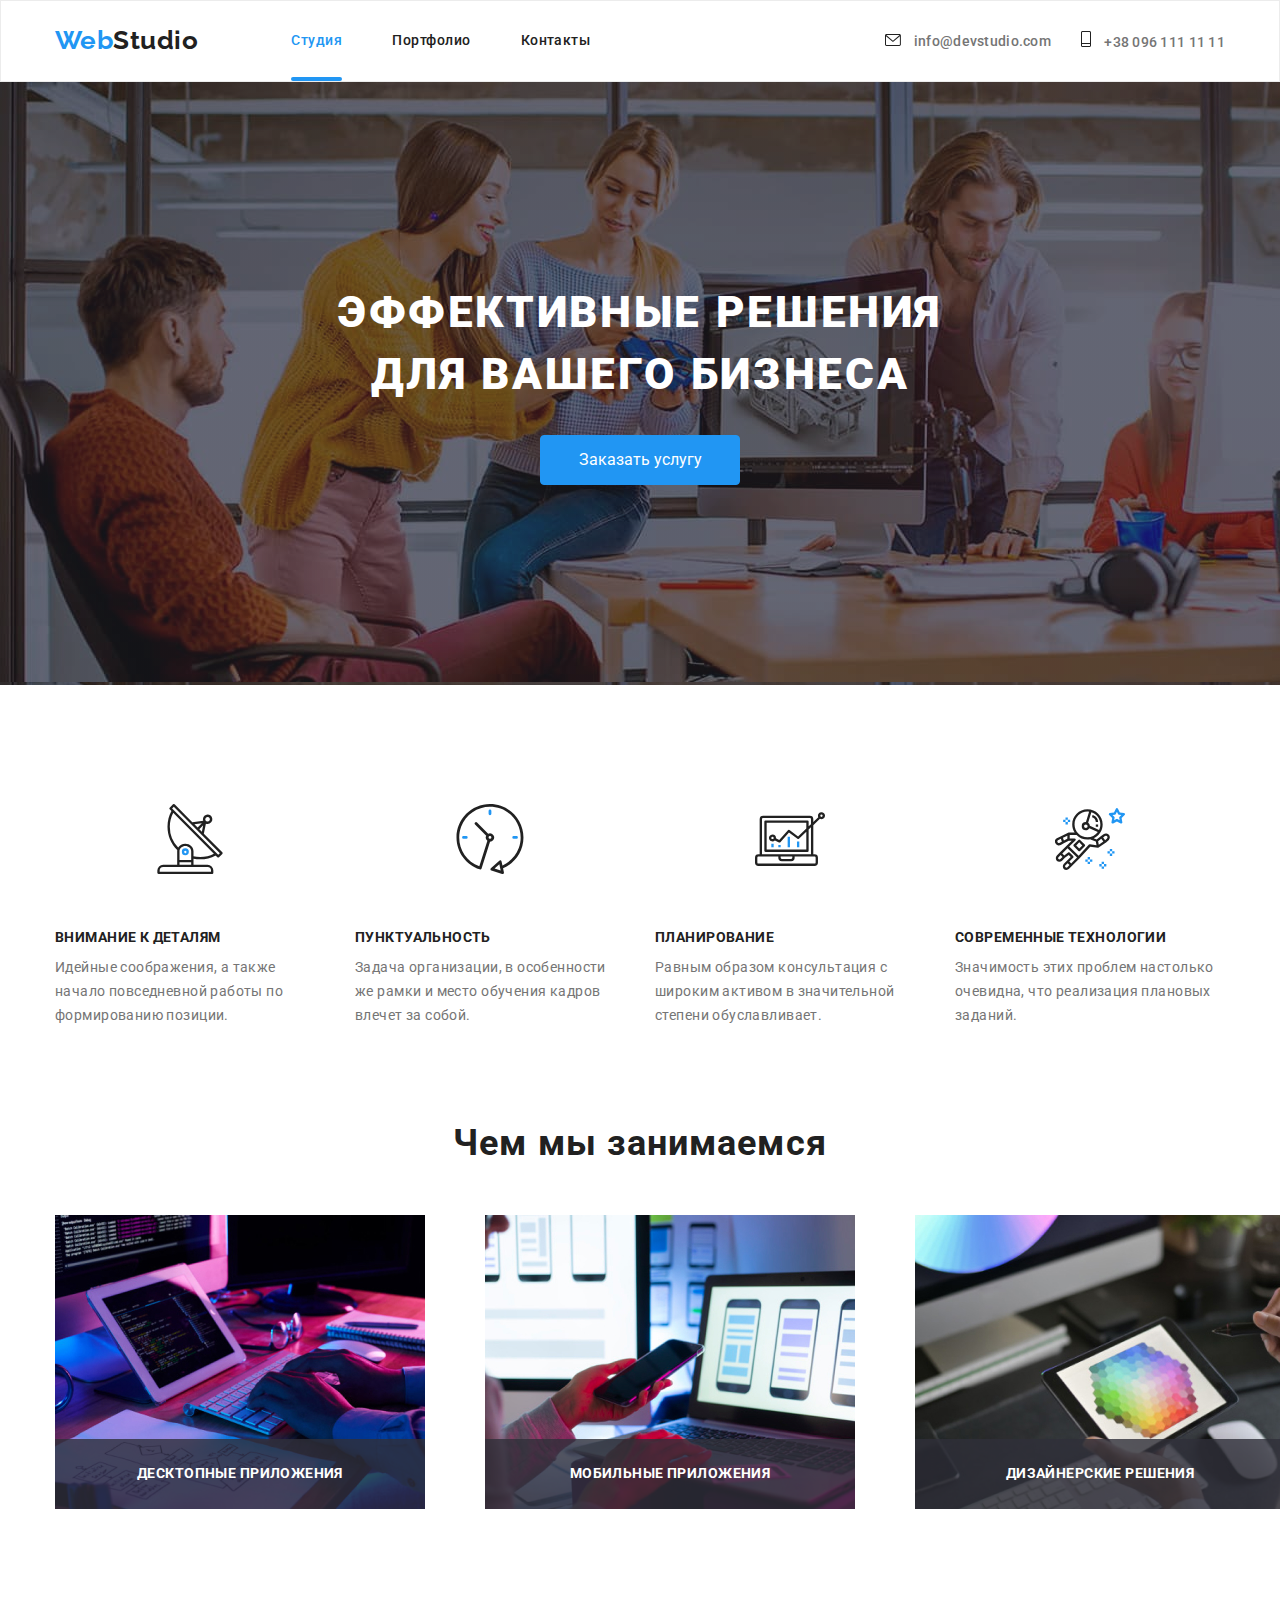
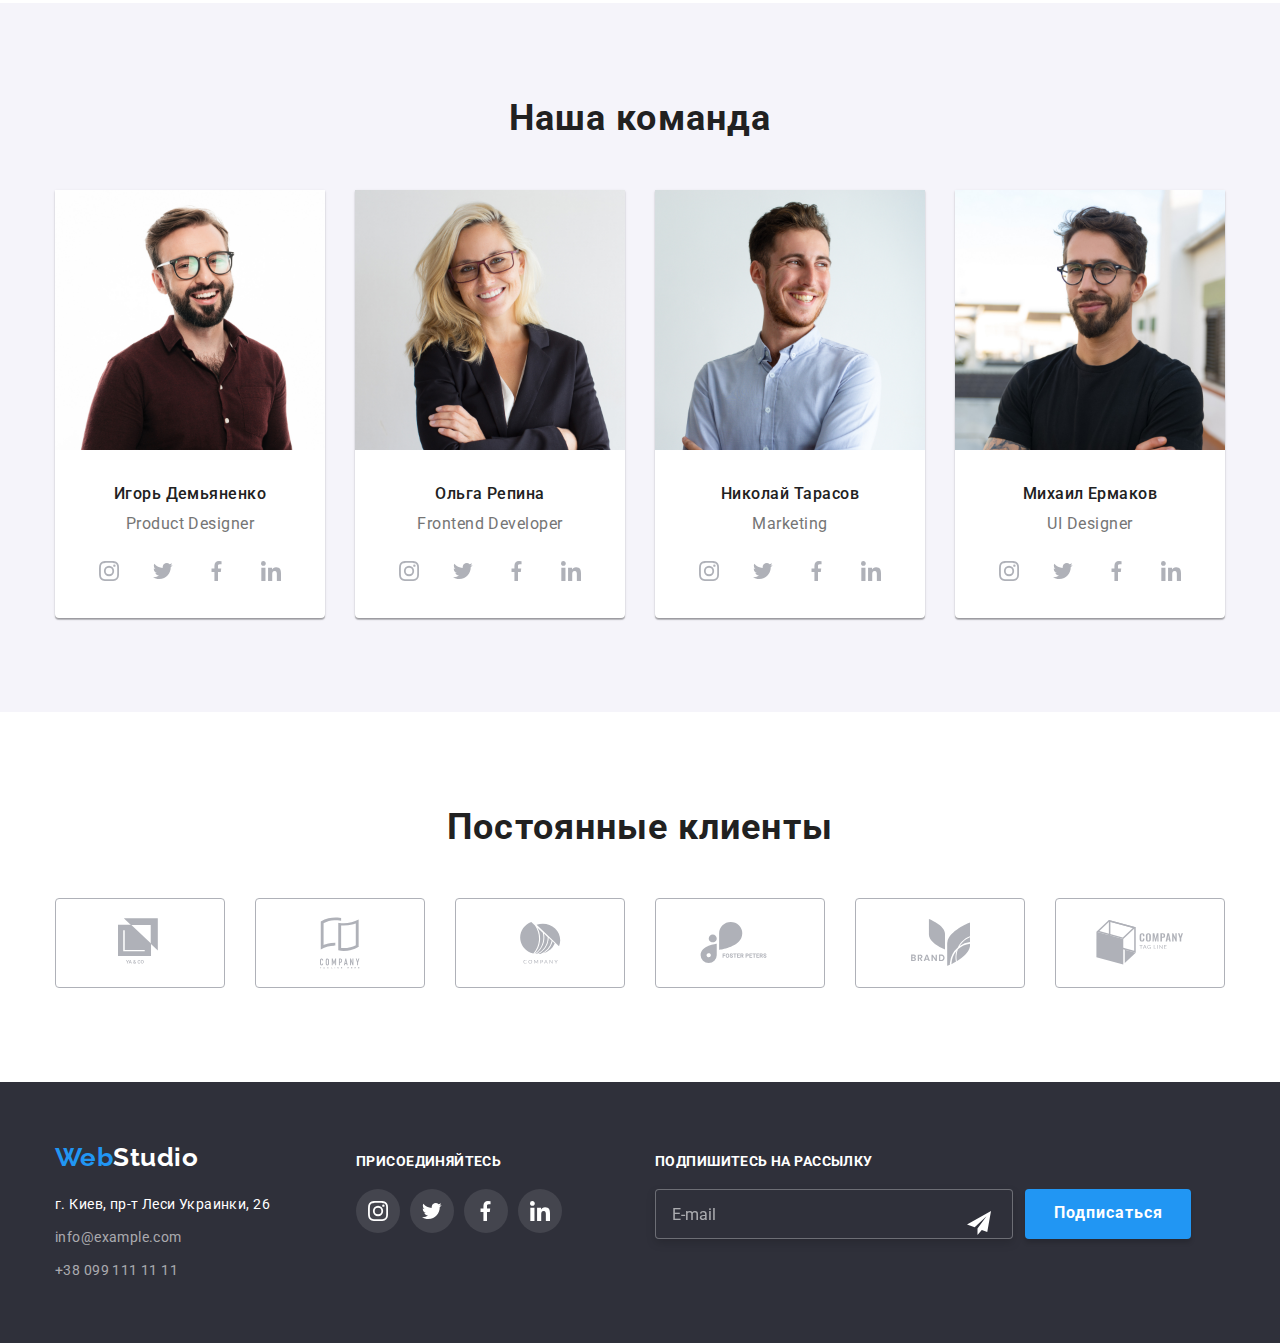
<file: index.html>
<!DOCTYPE html>
<html lang="ru">
  <head>
    <meta charset="UTF-8" />
    <meta name="viewport" content="width=device-width, initial-scale=1.0" />
    <link
      href="https://fonts.googleapis.com/css2?family=Raleway:wght@400;700&family=Roboto:wght@400;500;700;900&display=swap"
      rel="stylesheet"
    />
    <link
      rel="stylesheet"
      href="https://cdnjs.cloudflare.com/ajax/libs/modern-normalize/1.0.0/modern-normalize.min.css"
      integrity="sha512-ISS7cAi1PEhQ8jnbJpJZMd29NlhNj4AWYyLOSp2CE/CsHxTCu+r+t0D2yoJudVrd0/8fTVPUVDzY5Tvli75u/g=="
      crossorigin="anonymous"
    />
    <link rel="stylesheet" href="./css/styles.css" />
    <title>Document</title>
    <link rel="stylesheet" href="https://cdnjs.cloudflare.com/ajax/libs/modern-normalize/1.0.0/modern-normalize.min.css">
    <link rel="stylesheet" href="./css/main.min.css">
  </head>

  <body class="body">
    <header class="page-header">
      <div class="container">
        <div class="flex">
          <nav class="main-nav">
            <a href="./index.html" class="logo"
              ><span class="black">Web</span>Studio</a
            >
            <ul class="site-nav list">
              <li class="item">
                <a href="./index.html" class="current">Студия</a>
              </li>
              <li class="item">
                <a href="./portfolio.html">Портфолио</a>
              </li>
              <li class="item">
                <a href="#">Контакты</a>
              </li>
            </ul>
          </nav>

         
            <div class="contacts"></div>
              <a href="mailto:info@devstudio.com" class="envelope-link">
                <svg width="16" height="12" class="envelope-picture">
                  <use
                    href="./images/symbol-defs.svg#icon-envelopehover--"
                  ></use>
                </svg>
                info@devstudio.com
              </a>

              <a href="tel:+380961111111" class="phone-link">
                <svg width="10" height="16" class="phone-picture">
                  <use href="./images/symbol-defs.svg#icon-Vector"></use>
                </svg>
                +38 096 111 11 11</a>
            </div>
         
        </div>
      </div>
    </header>

    <main>
      <section class="hero">
        <div class="container-hero">
          <div class="hero-box">
            <h1 class="hero-title">
              Эффективные решения<br />
              для вашего бизнеса
            </h1>

            <button class="hero-button" data-modal-open>Заказать услугу</button>
          </div>
        </div>
      </section>

     

      <section class="feachers">
        <div class="container-feacher">
          <ul class="feacher-list">
            <li class="feacher-list-item">
              <div class="vectors">
                <svg width="70" height="70">
                  <use href="./images/symbol-defs.svg#icon-antenna1"></use>
                </svg>
              </div>
              <h3 class="feacher-title">Внимание к деталям</h3>
              <p class="feacher-text">
                Идейные соображения, а также начало повседневной работы по
                формированию позиции.
              </p>
            </li>

            <li class="feacher-list-item">
              <div class="vectors">
                <svg width="70" height="70">
                  <use href="./images/symbol-defs.svg#icon-clock1"></use>
                </svg>
              </div>
              <h3 class="feacher-title">Пунктуальность</h3>

              <p class="feacher-text">
                Задача организации, в особенности же рамки и место обучения
                кадров влечет за собой.
              </p>
            </li>

            <li class="feacher-list-item">
              <div class="vectors">
                <svg width="70" height="70">
                  <use href="./images/symbol-defs.svg#icon-diagram1--"></use>
                </svg>
              </div>
              <h3 class="feacher-title">Планирование</h3>
              <p class="feacher-text">
                Равным образом консультация с широким активом в значительной
                степени обуславливает.
              </p>
            </li>

            <li class="feacher-list-item">
              <div class="vectors">
                <svg width="70" height="70">
                  <use href="./images/symbol-defs.svg#icon-astronaut-1"></use>
                </svg>
              </div>
              <h3 class="feacher-title">Современные технологии</h3>
              <p class="feacher-text">
                Значимость этих проблем настолько очевидна, что реализация
                плановых заданий.
              </p>
            </li>
          </ul>
        </div>
      </section>

      <section class="work">
        <div class="container-work">
          <h2 class="work-title">Чем мы занимаемся</h2>
          <ul class="work-list">

            <li class="work-item">

              <div class="work-thumb">
               <img src="images/33(1).jpg"
                alt="Планшет на столе"
                width="370"
                height="294" class="work-picture"
              />
              <p class="work-text">Десктопные приложения</p>
            </div>
              
            </li>

            <li class="work-item">
              <div class="work-thumb">
              <img
                src="images/33(2).jpg"
                alt="Планшет и телефон"
                width="370"
                height="294" class="work-picture"
              />
              <p class="work-text">Мобильные приложения</p>
            </div>
            </li>

            <li class="work-item">

              <div class="work-thumb">

              <img
                src="images/33(3).jpg"
                alt="Планшет в руках"
                width="370"
                height="294" class="work-picture"
              />
              <p class="work-text">Дизайнерские решения</p>
            </div>

            </li>
          </ul>
        </div>
      </section>

      <section class="team">
        <div class="container-team">
          <div class="team-box">
            <h2 class="team-title">Наша команда</h2>

            <ul class="photo">
              <li class="team-item">
                <img
                  src="images/img1.jpg"
                  alt="Парень в коричневой рубашке"
                  width="270"
                  height="260"
                />

                <h3 class="name-title">Игорь Демьяненко</h3>
                <p class="name-text">Product Designer</p>
                <ul class="media-list">
                  <li class="social">
                    <a href="#" class="social-link .current"
                      ><svg width="20" height="20" class="media-picture">
                        <use
                          href="./images/symbol-defs.svg#icon-instagram2"
                        ></use></svg
                    ></a>
                  </li>

                  <li class="social">
                    <a href="#" class="social-link"
                      ><svg width="20" height="20" class="media-picture">
                        <use
                          href="./images/symbol-defs.svg#icon-Vector5"
                        ></use></svg
                    ></a>
                  </li>

                  <li class="social">
                    <a href="#" class="social-link"
                      ><svg width="20" height="20" class="media-picture">
                        <use
                          href="./images/symbol-defs.svg#icon-Vector4"
                        ></use></svg
                    ></a>
                  </li>

                  <li class="social">
                    <a href="#" class="social-link"
                      ><svg width="20" height="20" class="media-picture">
                        <use
                          href="./images/symbol-defs.svg#icon-linkedin1"
                        ></use></svg
                    ></a>
                  </li>
                </ul>
              </li>

              <li class="team-item">
                <img
                  src="images/img2.jpg"
                  alt="Девушка в черном пиджаке"
                  width="270"
                  height="260"
                />
                <h3 class="name-title">Ольга Репина</h3>
                <p class="name-text">Frontend Developer</p>
                <ul class="media-list">
                  <li class="social">
                    <a href="#" class="social-link"
                      ><svg width="20" height="20" class="media-picture">
                        <use
                          href="./images/symbol-defs.svg#icon-instagram2"
                        ></use></svg
                    ></a>
                  </li>

                  <li class="social">
                    <a href="#" class="social-link"
                      ><svg width="20" height="20" class="media-picture">
                        <use
                          href="./images/symbol-defs.svg#icon-Vector5"
                        ></use></svg
                    ></a>
                  </li>

                  <li class="social">
                    <a href="#" class="social-link"
                      ><svg width="20" height="20" class="media-picture">
                        <use
                          href="./images/symbol-defs.svg#icon-Vector4"
                        ></use></svg
                    ></a>
                  </li>

                  <li class="social">
                    <a href="#" class="social-link"
                      ><svg width="20" height="20" class="media-picture">
                        <use
                          href="./images/symbol-defs.svg#icon-linkedin1"
                        ></use></svg
                    ></a>
                  </li>
                </ul>
              </li>

              <li class="team-item">
                <img
                  src="images/img3.jpg"
                  alt="Парень в голубой рубашке"
                  width="270"
                  height="260"
                />
                <h3 class="name-title">Николай Тарасов</h3>
                <p class="name-text">Marketing</p>
                <ul class="media-list">
                  <li class="social">
                    <a href="#" class="social-link"
                      ><svg width="20" height="20" class="media-picture">
                        <use
                          href="./images/symbol-defs.svg#icon-instagram2"
                        ></use></svg
                    ></a>
                  </li>

                  <li class="social">
                    <a href="#" class="social-link"
                      ><svg width="20" height="20" class="media-picture">
                        <use
                          href="./images/symbol-defs.svg#icon-Vector5"
                        ></use></svg
                    ></a>
                  </li>

                  <li class="social">
                    <a href="#" class="social-link"
                      ><svg width="20" height="20" class="media-picture">
                        <use
                          href="./images/symbol-defs.svg#icon-Vector4"
                        ></use></svg
                    ></a>
                  </li>

                  <li class="social">
                    <a href="#" class="social-link"
                      ><svg width="20" height="20" class="media-picture">
                        <use
                          href="./images/symbol-defs.svg#icon-linkedin1"
                        ></use></svg
                    ></a>
                  </li>
                </ul>
              </li>

              <li class="team-item">
                <img
                  src="images/img4.jpg"
                  alt="Парень в черной футболке"
                  width="270"
                  height="260"
                />
                <h3 class="name-title">Михаил Ермаков</h3>
                <p class="name-text">UI Designer</p>
                <ul class="media-list">
                  <li class="social">
                    <a href="#" class="social-link"
                      ><svg width="20" height="20" class="media-picture">
                        <use
                          href="./images/symbol-defs.svg#icon-instagram2"
                        ></use></svg
                    ></a>
                  </li>

                  <li class="social">
                    <a href="#" class="social-link"
                      ><svg width="20" height="20" class="media-picture">
                        <use
                          href="./images/symbol-defs.svg#icon-Vector5"
                        ></use></svg
                    ></a>
                  </li>

                  <li class="social">
                    <a href="#" class="social-link"
                      ><svg width="20" height="20" class="media-picture">
                        <use
                          href="./images/symbol-defs.svg#icon-Vector4"
                        ></use></svg
                    ></a>
                  </li>

                  <li class="social">
                    <a href="#" class="social-link"
                      ><svg width="20" height="20" class="media-picture">
                        <use
                          href="./images/symbol-defs.svg#icon-linkedin1"
                        ></use></svg
                    ></a>
                  </li>
                </ul>
              </li>
            </ul>
          </div>
        </div>
      </section>

      <section class="customers">
        <div class="container">
          <h2 class="customers-title">Постоянные клиенты</h2>
          <ul class="customers-list">
            <li class="customers-item">
              <a href="#" class="customers-link"
                ><svg width="44" height="49" class="picture">
                  <use href="./images/symbol-defs.svg#icon-logo1"></use></svg
              ></a>
            </li>

            <li class="customers-item">
              <a href="#" class="customers-link"
                ><svg width="40" height="52" class="picture">
                  <use href="./images/symbol-defs.svg#icon-logo2"></use></svg
              ></a>
            </li>

            <li class="customers-item">
              <a href="#" class="customers-link"
                ><svg width="41" height="42" class="picture">
                  <use href="./images/symbol-defs.svg#icon-logo3"></use></svg
              ></a>
            </li>

            <li class="customers-item">
              <a href="#" class="customers-link"
                ><svg width="80" height="42" class="picture">
                  <use href="./images/symbol-defs.svg#icon-logo4"></use></svg
              ></a>
            </li>

            <li class="customers-item">
              <a href="#" class="customers-link"
                ><svg width="59" height="47" class="picture">
                  <use href="./images/symbol-defs.svg#icon-logo5"></use></svg
              ></a>
            </li>

            <li class="customers-item">
              <a href="#" class="customers-link"
                ><svg width="88" height="45" class="picture">
                  <use href="./images/symbol-defs.svg#icon-logo6"></use></svg
              ></a>
            </li>
          </ul>
        </div>
      </section>
    </main>
 <footer class="footer">
      <div class="container-footer">
        <div class="kolonky">
          <div class="footer-box">
            <a href="./index.html" class="logo-footer"
              ><span class="black">Web</span
              ><span class="white">Studio</span></a
            >
            <address class="address">
              <ul class="footer-list">
                <li>
                  <a href="#" class="link-a">г. Киев, пр-т Леси Украинки, 26</a>
                </li>
                <li>
                  <a href="mailto:info@example.com" class="link"
                    >info@example.com</a
                  >
                </li>
                <li>
                  <a href="tel:+380991111111" class="footer-link"
                    >+38 099 111 11 11</a
                  >
                </li>
              </ul>
            </address>
          </div>
          <div class="spysok">
            <h3 class="footer-title">присоединяйтесь</h3>
            <ul class="footer-media-list">
              <li class="footer-social">
                <a href="#" class="footer-social-link"
                  ><svg width="20" height="20" class="footer-media-picture">
                    <use
                      href="./images/symbol-defs.svg#icon-instagram2"
                    ></use></svg
                ></a>
              </li>
              <li class="footer-social">
                <a href="#" class="footer-social-link"
                  ><svg width="20" height="20" class="footer-media-picture">
                    <use
                      href="./images/symbol-defs.svg#icon-Vector5"
                    ></use></svg
                ></a>
              </li>
              <li class="footer-social">
                <a href="#" class="footer-social-link"
                  ><svg width="20" height="20" class="footer-media-picture">
                    <use
                      href="./images/symbol-defs.svg#icon-Vector4"
                    ></use></svg
                ></a>
              </li>
              <li class="footer-social">
                <a href="#" class="footer-social-link"
                  ><svg width="20" height="20" class="footer-media-picture">
                    <use
                      href="./images/symbol-defs.svg#icon-linkedin1"
                    ></use></svg
                ></a>
              </li>
            </ul>
          </div>

          <div class="third-col">
            <h3 class="footer-form-title">Подпишитесь на рассылку</h3>
            <form class="footer-form">
              
              <div class="footer-f">
                <label for="mail"></label>
                <input
                  type="email"
                  name="mail"
                  id="mail"
                  placeholder="E-mail"
                />
                <button class="footer-btn" type="submit">Подписаться
                <svg width="24" height="24" class="footer-icon">
                  <use href="./images/symbol-defs (1).svg#icon-icon-send"></use>
                </svg></button>
              </div>
            </form>
          </div>
        </div>
      </div>
    </footer>
   
    
    <div class="backdrop is-hidden" data-modal>
      <div class="modal">
        <button data-modal-close class="close-btn">
          <svg width="11" height="11" class="cross" >
          <use href="./images/symbol-defs (1).svg#icon-Vector55"></use>
        </svg>
        </button>

      <form class="form">
        <h2 class="form-title">Оставьте свои данные, мы вам перезвоним</h2>


        <div class="form-field">
          <label class="form-label" for="user-name">Имя</label>
          <input class="form-input" type="text" name="name" id="user-name" />
          
            <svg class="name-icon" width="12" height="12" >
              <use href="./images/symbol-defs (1).svg#icon-Vector111"></use>
            </svg>
         
        </div>

        <div class="form-field">
          <label class="form-label" for="tel">Телефон</label>
          <input class="form-input" type="tel" name="tel" id="tel" />
          
            <svg class="tel-icon" width="13" height="13">
              <use href="./images/symbol-defs (1).svg#icon-Vector112"></use>
            </svg>
          
        </div>

        <div class="form-field">
          <label class="form-label" for="mail">Почта</label>
          <input class="form-input" type="email" name="mail" id="mail" />
          
            <svg class="mail-icon" width="15" height="12">
              <use href="./images/symbol-defs (1).svg#icon-Vector113"></use>
            </svg>
         
        </div>

        <div class="form-field">
          <label class="form-label" for="comment">Комментарий</label>
          <textarea
            class="comment"
            name="comment"
            id="comment"
            cols="30"
            rows="10"
            placeholder="Введите текст"
          ></textarea>
        </div>

       <div class="form-field check">
<label class="form-txt" >
<input class="form-input" type="checkbox" name="policy" >
    <span class="icon-check"></span>   
Соглашаюсь с рассылкой и принимаю<a class="rools" href="#">Условия договора</a>
</label>
</div>

  <button class="form-btn" type="submit">Отправить</button>
    </form>
      </div>
    </div>

    <script src="js/modal.js"></script>
  </body>
</html>
</file>
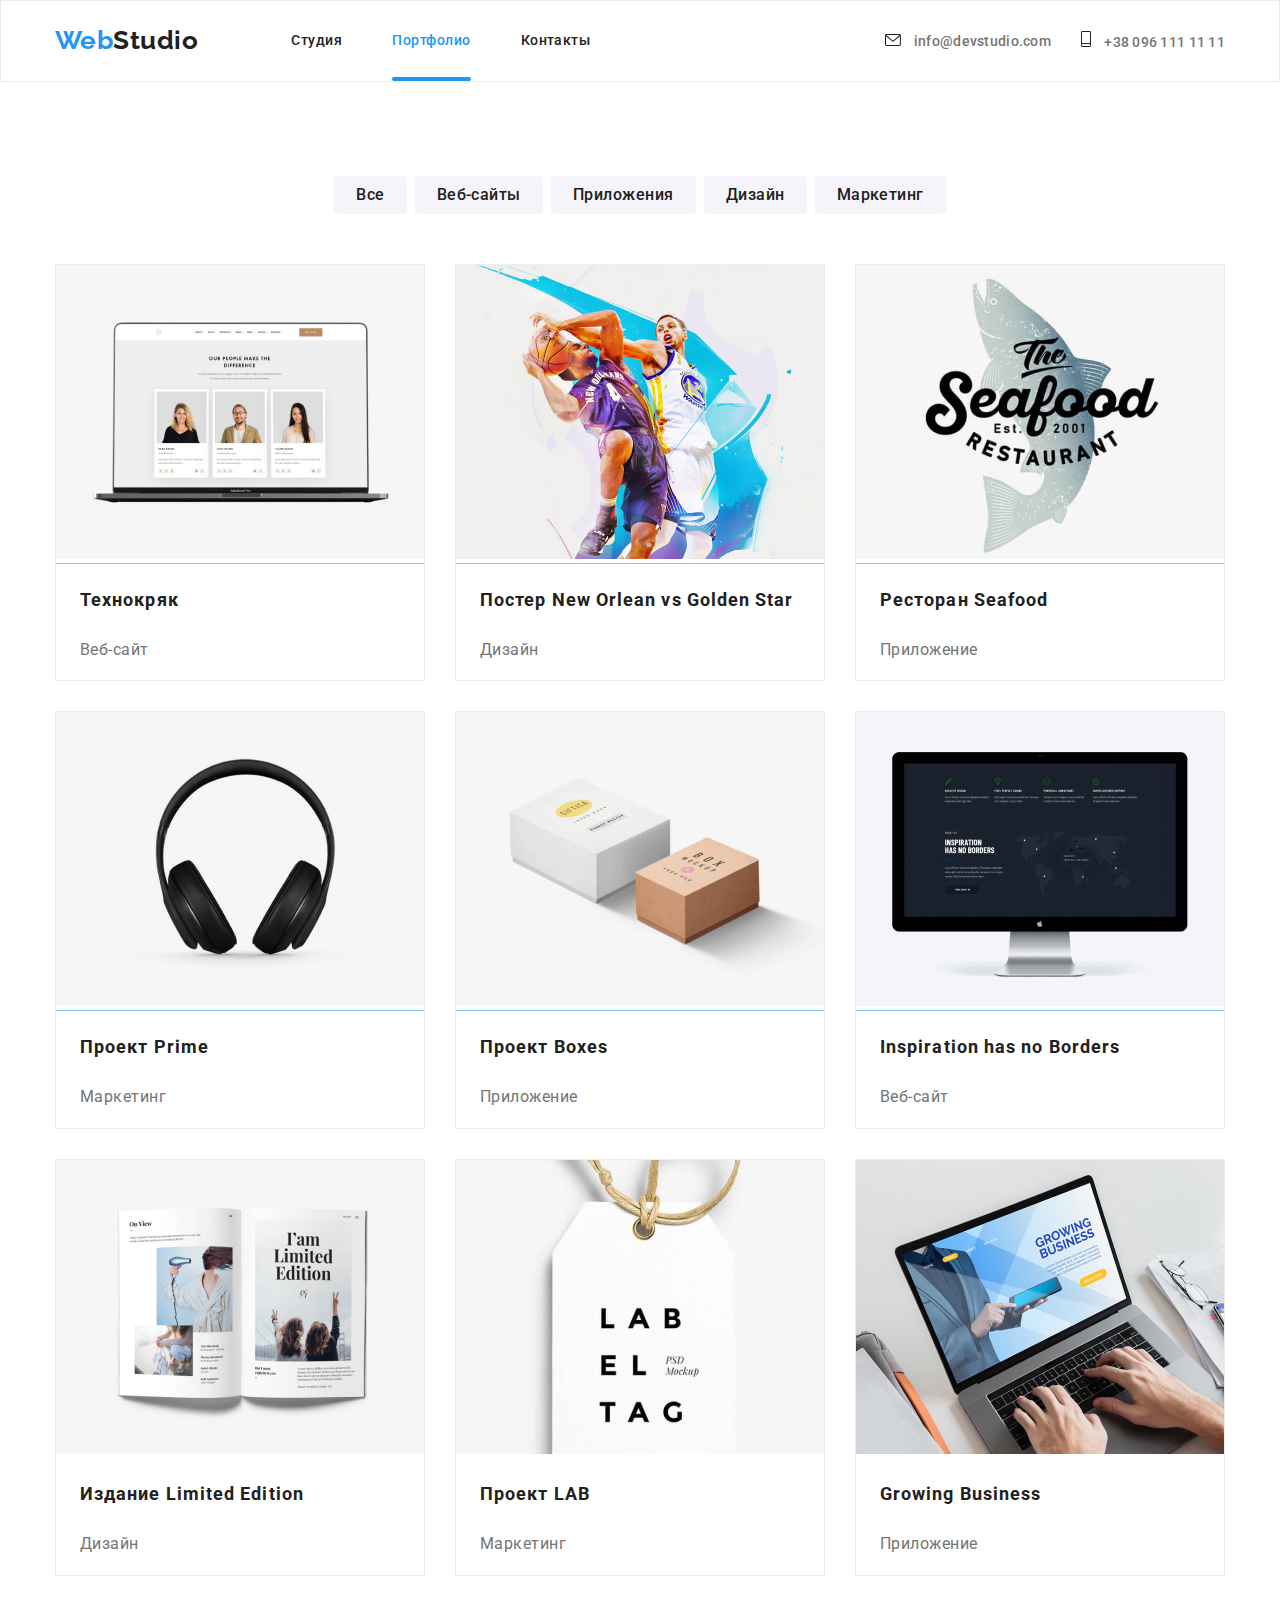
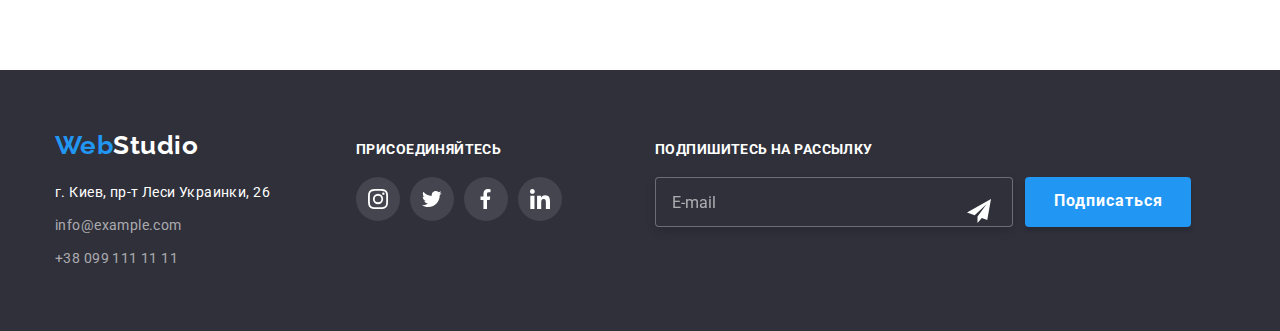
<file: portfolio.html>
<!DOCTYPE html>
<html lang="ru">
  <head>
    <meta charset="UTF-8" />
    <meta name="viewport" content="width=device-width, initial-scale=1.0" />
    <link
      href="https://fonts.googleapis.com/css2?family=Raleway:wght@400;700&family=Roboto:wght@400;500;700;900&display=swap"
      rel="stylesheet"
    />
    <link
      rel="stylesheet"
      href="https://cdnjs.cloudflare.com/ajax/libs/modern-normalize/1.0.0/modern-normalize.min.css"
      integrity="sha512-ISS7cAi1PEhQ8jnbJpJZMd29NlhNj4AWYyLOSp2CE/CsHxTCu+r+t0D2yoJudVrd0/8fTVPUVDzY5Tvli75u/g=="
      crossorigin="anonymous"
    />
    <link rel="stylesheet" href="./css/styles.css" />
    <title>Document</title>
     <link rel="stylesheet" href="https://cdnjs.cloudflare.com/ajax/libs/modern-normalize/1.0.0/modern-normalize.min.css">
    <link rel="stylesheet" href="./css/main.min.css">
  </head>

  <body class="body">
    <header class="page-header">
      <div class="container">
        <div class="flex">
          <nav class="main-nav">
            <a href="./index.html" class="logo"
              ><span class="black">Web</span>Studio</a
            >
            <ul class="site-nav list">
              <li class="item">
                <a href="./index.html">Студия</a>
              </li>
              <li class="item">
                <a href="./portfolio.html" class="current">Портфолио</a>
              </li>
              <li class="item">
                <a href="#">Контакты</a>
              </li>
            </ul>
          </nav>

          <div class="contacts"></div>
          <a href="mailto:info@devstudio.com" class="envelope-link">
            <svg width="16" height="12" class="envelope-picture">
              <use href="./images/symbol-defs.svg#icon-envelopehover--"></use>
            </svg>
            info@devstudio.com
          </a>

          <a href="tel:+380961111111" class="phone-link">
            <svg width="10" height="16" class="phone-picture">
              <use href="./images/symbol-defs.svg#icon-Vector"></use>
            </svg>
            +38 096 111 11 11</a
          >
        </div>
        </div>
      </div>
    </header>

    <main>
      <section class="menu">
        <div class="container">
          <ul class="filter-list">
            <li class="filter-item">
              <button class="button-p">Все</button>
            </li>
            <li class="filter-item">
              <button class="button-p">Веб-сайты</button>
            </li>
            <li class="filter-item">
              <button class="button-p">Приложения</button>
            </li>
            <li class="filter-item">
              <button class="button-p">Дизайн</button>
            </li>
            <li class="filter-item">
              <button class="button-p">Маркетинг</button>
            </li>
          </ul>

          <ul class="list">
            <li class="flex-element">
           
            

              <a href="#" class="posters" >

                <div class="thumb">
                  
                  <img
                  src="./images/img11.jpg"
                  alt="Ноутбук"
                  width="370"
                  height="294" >
              


                    <p class="tehno-text">Технокряк это современная площадка распространения коронавируса. Компании используют эту платформу для цифрового шпионажа и атак на защищённые сервера конкурентов.
                  </p>

               </div>

                <h3 class="names">Технокряк</h3>
                <p class="text">Веб-сайт</p>
              </a>
            </li>
      
            <li class="flex-element">
              <a href="#" class="posters"
                ><div class="thumb">
                  
                  <img
                  src="./images/img(2).jpg"
                  alt="Ноутбук"
                  width="370"
                  height="294" >
              


                    <p class="tehno-text">Технокряк это современная площадка распространения коронавируса. Компании используют эту платформу для цифрового шпионажа и атак на защищённые сервера конкурентов.
                  </p>

               </div>

                <h3 class="names">Постер New Orlean vs Golden Star</h3>
                <p class="text">Дизайн</p></a
              >
            </li>

            <li class="flex-element">
              <a href="#" class="posters"
                ><div class="thumb">
                  
                  <img
                  src="./images/img(1).jpg"
                  alt="Ноутбук"
                  width="370"
                  height="294" >
              


                    <p class="tehno-text">Технокряк это современная площадка распространения коронавируса. Компании используют эту платформу для цифрового шпионажа и атак на защищённые сервера конкурентов.
                  </p>

               </div>
                <h3 class="names">Ресторан Seafood</h3>
                <p class="text">Приложение</p></a
              >
            </li>

            <li class="flex-element">
              <a href="#" class="posters"
                ><div class="thumb">
                  
                  <img
                  src="./images/img(3).jpg"
                  alt="Ноутбук"
                  width="370"
                  height="294" >
              


                    <p class="tehno-text">Технокряк это современная площадка распространения коронавируса. Компании используют эту платформу для цифрового шпионажа и атак на защищённые сервера конкурентов.
                  </p>

               </div>
                <h3 class="names">Проект Prime</h3>
                <p class="text">Маркетинг</p></a
              >
            </li>

            <li class="flex-element">
              <a href="#" class="posters"
                ><div class="thumb">
                  
                  <img
                  src="./images/img(4).jpg"
                  alt="Ноутбук"
                  width="370"
                  height="294" >
              


                    <p class="tehno-text">Технокряк это современная площадка распространения коронавируса. Компании используют эту платформу для цифрового шпионажа и атак на защищённые сервера конкурентов.
                  </p>

               </div>
                <h3 class="names">Проект Boxes</h3>
                <p class="text">Приложение</p></a
              >
            </li>

            <li class="flex-element">
              <a href="#" class="posters"
                ><div class="thumb">
                  
                  <img
                  src="./images/img(5).jpg"
                  alt="Ноутбук"
                  width="370"
                  height="294" >
              


                    <p class="tehno-text">Технокряк это современная площадка распространения коронавируса. Компании используют эту платформу для цифрового шпионажа и атак на защищённые сервера конкурентов.
                  </p>

               </div>
                <h3 class="names">Inspiration has no Borders</h3>
                <p class="text">Веб-сайт</p></a
              >
            </li>

            <li class="flex-element">
              <a href="#" class="posters"
                ><div class="thumb">
                  
                  <img
                  src="./images/img(6).jpg"
                  alt="Ноутбук"
                  width="370"
                  height="294" >
              


                    <p class="tehno-text">Технокряк это современная площадка распространения коронавируса. Компании используют эту платформу для цифрового шпионажа и атак на защищённые сервера конкурентов.
                  </p>

               </div>
                <h3 class="names">Издание Limited Edition</h3>
                <p class="text">Дизайн</p></a
              >
            </li>

            <li class="flex-element">
              <a href="#" class="posters"
                ><div class="thumb">
                  
                  <img
                  src="./images/img(7).jpg"
                  alt="Ноутбук"
                  width="370"
                  height="294" >
              


                    <p class="tehno-text">Технокряк это современная площадка распространения коронавируса. Компании используют эту платформу для цифрового шпионажа и атак на защищённые сервера конкурентов.
                  </p>

               </div>
                <h3 class="names">Проект LAB</h3>
                <p class="text">Маркетинг</p></a
              >
            </li>

            <li class="flex-element">
              <a href="#" class="posters">
                <div class="thumb">
                  
                  <img
                  src="./images/img(8).jpg"
                  alt="Ноутбук"
                  width="370"
                  height="294" >
              


                    <p class="tehno-text">Технокряк это современная площадка распространения коронавируса. Компании используют эту платформу для цифрового шпионажа и атак на защищённые сервера конкурентов.
                  </p>

               </div>
                <h3 class="names">Growing Business</h3>
                <p class="text">Приложение</p></a
              >
            </li>
          </ul>
       </div>
      </section>
     
    </main>

    <footer class="footer">
      <div class="container-footer">
        <div class="kolonky">
          <div class="footer-box">
            <a href="./index.html" class="logo-footer"
              ><span class="black">Web</span
              ><span class="white">Studio</span></a
            >
            <address class="address">
              <ul class="footer-list">
                <li>
                  <a href="#" class="link-a">г. Киев, пр-т Леси Украинки, 26</a>
                </li>
                <li>
                  <a href="mailto:info@example.com" class="link"
                    >info@example.com</a
                  >
                </li>
                <li>
                  <a href="tel:+380991111111" class="footer-link"
                    >+38 099 111 11 11</a
                  >
                </li>
              </ul>
            </address>
          </div>
          <div class="spysok">
            <h3 class="footer-title">присоединяйтесь</h3>
            <ul class="footer-media-list">
              <li class="footer-social">
                <a href="#" class="footer-social-link"
                  ><svg width="20" height="20" class="footer-media-picture">
                    <use
                      href="./images/symbol-defs.svg#icon-instagram2"
                    ></use></svg
                ></a>
              </li>
              <li class="footer-social">
                <a href="#" class="footer-social-link"
                  ><svg width="20" height="20" class="footer-media-picture">
                    <use
                      href="./images/symbol-defs.svg#icon-Vector5"
                    ></use></svg
                ></a>
              </li>
              <li class="footer-social">
                <a href="#" class="footer-social-link"
                  ><svg width="20" height="20" class="footer-media-picture">
                    <use
                      href="./images/symbol-defs.svg#icon-Vector4"
                    ></use></svg
                ></a>
              </li>
              <li class="footer-social">
                <a href="#" class="footer-social-link"
                  ><svg width="20" height="20" class="footer-media-picture">
                    <use
                      href="./images/symbol-defs.svg#icon-linkedin1"
                    ></use></svg
                ></a>
              </li>
            </ul>
          </div>

          <div class="third-col">
            <h3 class="footer-form-title">Подпишитесь на рассылку</h3>
            <form class="footer-form">
              
              <div class="footer-f">
                <label for="mail"></label>
                <input
                  type="email"
                  name="mail"
                  id="mail"
                  placeholder="E-mail"
                />
                <button class="footer-btn" type="submit">Подписаться
                <svg width="24" height="24" class="footer-icon">
                  <use href="./images/symbol-defs (1).svg#icon-icon-send"></use>
                </svg></button>
              </div>
            </form>
          </div>
        </div>
      </div>
    </footer>
  </body>
</html>
</file>
<file: css/styles.css>
:root {
  --primary-text-color: #757575;
  --title-text-color: #212121;
  --secondary-black-color: #2f303a;
  --accent-color: #2196f3;
  --primary-white-color: #ffffff;
  --secondary-white-color: #f5f4fa;
  --secondary-grey-color: #ececec;
  --primary-grey-color: #afb1b8;
}

html {
  box-sizing: border-box;
}

/* Стилі для index.html*/

body {
  background-color: var(--primary-white-color);
  color: var(--title-text-color);
  font-family: Roboto, sans-serif;
  letter-spacing: 0.03em;
}

.container {
  width: 1200px;
  margin-left: auto;
  margin-right: auto;
  padding-right: 15px;
  padding-left: 15px;
  background-color: var(--primary-white-color);
}

.flex {
  display: flex;
  align-items: center;
}

/* HEADER*/

.page-header {
  background: var(--primary-white-color);
  padding-top: 24px;
  padding-bottom: 25px;
  border: 1px solid #ececec;
}

.adr-link {
  color: var(--primary-text-color);
  font-style: normal;
  text-decoration: none;

  font-weight: 500;
  font-size: 14px;
  line-height: 1.1;
  letter-spacing: 0.02em;
  transition: color 3250ms cubic-bezier(0.4, 0, 0.2, 1);
}

.adr-link:hover,
.adr-link:focus {
  color: var(--accent-color);
}

.adr-list {
  display: flex;
  list-style: none;
  font-style: normal;
  margin: 0;
  padding: 0;
  margin-left: auto;
}

.adr-list .item:not(:last-child) {
  margin-right: 50px;
}

.main-nav {
  display: flex;
  align-items: center;
}

/* LOGO */

.logo {
  color: var(--title-text-color);
  font-family: Raleway, sans-serif;
  font-family: Raleway;
  font-style: 400;
  font-weight: 700;
  font-size: 26px;
  line-height: 1.2;
  text-decoration: none;
  margin-right: 93px;
  align-self: center;
  transition: color 250ms cubic-bezier(0.4, 0, 0.2, 1);
}

.logo:hover,
.logo:focus {
  color: var(--accent-color);
}

.black {
  color: var(--accent-color);
}

.white {
  color: var(--primary-white-color);
}

.list {
  list-style: none;
}

/* SITE-NAV */

.site-nav .item:not(:last-child) {
  margin-right: 50px;
}

.site-nav a {
  position: relative;
  display: block;

  color: var(--title-text-color);
  font-family: Roboto;
  font-style: 400;
  font-weight: 500;
  font-size: 14px;
  line-height: 1.2;
  text-decoration: none;
  transition: color 250ms cubic-bezier(0.4, 0, 0.2, 1);
}

.site-nav a:hover,
.site-nav a:focus {
  color: var(--accent-color);
}

.site-nav .current {
  color: var(--accent-color);
}

.site-nav list {
  display: block;
  margin-top: 0;
  margin-bottom: 0;
}
.site-nav .item a.current::after {
  position: absolute;
  content: '';
  display: block;
  width: 100%;
  height: 4px;
  border-radius: 2px;
  background-color: rgba(33, 150, 243, 1);
  bottom: -32px;
}

.contacts {
  margin-left: auto;
}

.envelope-picture {
  fill: var(--primary-text-color);
  margin-right: 10px;
  transition: fill 250ms cubic-bezier(0.4, 0, 0.2, 1);
}

.phone-picture {
  fill: var(--primary-text-color);
  margin-right: 10px;
  margin-left: 30px;
  transition: fill 250ms cubic-bezier(0.4, 0, 0.2, 1);
}

.phone-link {
  text-decoration: none;
  color: var(--primary-text-color);
  font-family: Roboto;
  font-style: normal;
  font-weight: 500;
  font-size: 14px;
  line-height: 16px;
  letter-spacing: 0.02em;
  transition: color 250ms cubic-bezier(0.4, 0, 0.2, 1);
}

.envelope-link {
  text-decoration: none;
  color: var(--primary-text-color);
  font-family: Roboto;
  font-style: normal;
  font-weight: 500;
  font-size: 14px;
  line-height: 16px;
  letter-spacing: 0.02em;
  transition: color 250ms cubic-bezier(0.4, 0, 0.2, 1);
}

.envelope-link:hover {
  color: var(--accent-color);
}

.phone-link:hover {
  color: var(--accent-color);
}

.envelope-link:hover svg {
  fill: var(--accent-color);
}

.phone-link:hover svg {
  fill: var(--accent-color);
}

.envelope-link:hover.phone-link:hover svg {
  fill: var(--accent-color);
}

/*HERO */

.hero {
  /* background: var(--secondary-black-color);*/
  text-align: center;
  background-image: linear-gradient(to right, rgba(47, 48, 58, 0.4), rgba(47, 48, 58, 0.4)),
    url(..//images/Img101.jpg);

  padding-top: 200px;
  padding-bottom: 200px;
}

.hero-title {
  color: var(--primary-white-color);
  /* background: var(--secondary-black-color);*/
  font-family: Roboto;
  font-style: 400;
  font-weight: 900;
  font-size: 44px;
  line-height: 1.4;
  text-align: center;
  letter-spacing: 0.06em;
  text-transform: uppercase;
  margin-top: 0;
  margin-bottom: 30px;
}

.hero-button {
  color: var(--primary-white-color);
  background-color: var(--accent-color);
  width: 200px;
  height: 50px;
  border-radius: 4px;
  border: 1px solid var(--accent-color);
}

.container-hero {
  width: 1200px;
  margin-left: auto;
  margin-right: auto;
  padding-right: 15px;
  padding-left: 15px;
}

/* WORK */

.work-title,
.team-title {
  color: var(--title-text-color);
}

.container-work {
  width: 1200px;
  margin-left: auto;
  margin-right: auto;
  padding-right: 15px;
  padding-left: 15px;
}

/* VECTOR-LIST*/

.vectors {
  width: 270px;
  height: 120px;
  display: flex;
  justify-content: center;
  align-items: center;
  background-color: var(--secondary-white-color);
  margin-bottom: 30px;
}

/* FEACHERS */
.feachers {
  margin-top: 0;
  margin-bottom: 0;
  padding-top: 94px;
  padding-bottom: 0;
}

.feacher-list {
  color: var(--primary-text-color);
  font-family: Roboto;
  font-style: 400;
  font-weight: 400;
  font-size: 14px;
  line-height: 1.7;
  letter-spacing: 0.03em;
  list-style: none;
}

.feacher-list {
  display: flex;
  padding: 0;
  margin: 0;
}

.feacher-title {
  color: var(--title-text-color);
  font-family: Roboto;
  font-style: 400;
  font-weight: 700;
  font-size: 14px;
  line-height: 1.2;
  letter-spacing: 0.03em;
  text-transform: uppercase;
  margin-top: 0;
  margin-bottom: 10px;
}

.feacher-list-item {
  width: 270px;
}

.feacher-list-item:not(:last-child) {
  margin-right: 30px;
}

.container-feacher {
  width: 1200px;
  margin-left: auto;
  margin-right: auto;
  padding-right: 15px;
  padding-left: 15px;
}
.feacher-text {
  margin-top: 0;
  margin-bottom: 0;
}

/* WORK */
.work {
  background: var(--primary-white-color);
  margin-top: 0;
  margin-bottom: 0;
  padding-top: 94px;
  padding-bottom: 94px;
}

.container-work {
  width: 1200px;
  margin-left: auto;
  margin-right: auto;
  padding-right: 15px;
  padding-left: 15px;
}

.work-title {
  color: var(--title-text-color);
  font-family: Roboto;
  font-style: 400;
  font-weight: 700;
  font-size: 36px;
  line-height: 1.2;
  text-align: center;
  letter-spacing: 0.03em;
  margin-top: 0;
  margin-bottom: 50px;
}

.work-list {
  display: flex;
  list-style: none;
  margin-top: 0;
  margin-bottom: 0;
  padding: 0;
}
.work-picture {
  margin: 0;
}

.work-item :not(:last-child) {
  margin-right: 30px;
}

.work-list img {
  display: block;
}

.work-thumb {
  position: relative;
}
.work-text {
  position: absolute;
  width: 370px;
  height: 70px;
  margin: 0;
  padding-top: 27px;
  padding-bottom: 27px;
  padding-left: 82px;
  padding-right: 82px;
  font-family: Roboto;
  font-style: 400;
  font-weight: 700;
  font-size: 14px;
  line-height: 1.1;
  text-align: center;
  letter-spacing: 0.03em;
  text-transform: uppercase;

  color: var(--primary-white-color);
  background-color: rgba(47, 48, 58, 0.8);
  transform: translateY(-100%);
}

/* TEAM */

.team {
  padding-top: 94px;
  padding-bottom: 94px;
  background-color: var(--secondary-white-color);
  text-align: center;
}

.team-title {
  font-family: Roboto;
  font-style: 400;
  font-weight: 700;
  font-size: 36px;
  line-height: 1.2;
  text-align: center;
  letter-spacing: 0.03em;
  margin-top: 0;
  margin-bottom: 50px;
}

.photo {
  display: flex;
  list-style: none;
  margin: 0;
  padding: 0;
}

.name-title {
  font-family: Roboto;
  font-style: 400;
  font-weight: 500;
  font-size: 16px;
  line-height: 1.2;
  letter-spacing: 0.03em;
  margin-top: 30px;
  margin-bottom: 10px;
}

.name-text {
  font-family: Roboto;
  font-style: 400;
  font-weight: 400;
  font-size: 16px;
  line-height: 1.2;
  letter-spacing: 0.03em;
  color: var(--primary-text-color);
  margin-top: 0;
}

.team-item:not(:last-child) {
  margin-right: 30px;
}

.team-item {
  width: 270px;
  height: 428px;
  box-sizing: border-box;
  border-radius: 0px 0px 4px 4px;
  box-shadow: 0px 1px 3px rgba(0, 0, 0, 0.12), 0px 1px 1px rgba(0, 0, 0, 0.14),
    0px 2px 1px rgba(0, 0, 0, 0.2);
  background: var(--primary-white-color);
}

.container-team {
  width: 1200px;
  margin-left: auto;
  margin-right: auto;
  padding-right: 15px;
  padding-left: 15px;
}

/* CUSTOMERS */

.customers {
  padding-top: 94px;
  padding-bottom: 94px;
  background-color: var(--primary-white-color);
  text-align: center;
}

.container {
  width: 1200px;
  margin-left: auto;
  margin-right: auto;
  padding-right: 15px;
  padding-left: 15px;
}

.customers-title {
  margin-top: 0;
  margin-bottom: 50px;

  font-family: Roboto;
  font-style: normal;
  font-weight: bold;
  font-size: 36px;
  line-height: 42px;
  text-align: center;
  letter-spacing: 0.03em;
  color: var(--title-text-color);
}

.customers-item:hover .customers-link {
  border: 1px solid var(--accent-color);
}

.customers-link {
  display: flex;
  justify-content: center;
  align-items: center;
  width: 170px;
  height: 90px;

  border: 1px solid #afb1b8;
  box-sizing: border-box;
  border-radius: 4px;
  transition: color 250ms cubic-bezier(0.4, 0, 0.2, 1);
}

.customers-item:hover svg,
.customers-item:focus svg {
  fill: var(--accent-color);
}

.customers-list {
  margin: 0;
  padding: 0;
  list-style: none;
  display: flex;
  justify-content: center;
  align-items: center;
}

.customers-item:not(:last-child) {
  margin-right: 30px;
}

.picture {
  fill: #afb1b8;
}

/* SOCIAL-MEDIA*/

.media-list {
  margin: 0;
  padding: 0;
  list-style: none;
  display: flex;
  justify-content: center;
  align-items: center;
}
.social:not(:last-child) {
  margin-right: 10px;
  transition: fill 250ms cubic-bezier(0.4, 0, 0.2, 1);
}

.social:hover svg,
.social:focus svg {
  fill: var(--primary-white-color);
}

.social:hover .social-link {
  background: var(--accent-color);
}

.media-picture {
  fill: var(--primary-grey-color);
  transition: fill 250ms cubic-bezier(0.4, 0, 0.2, 1);
}

.social-link {
  display: flex;
  justify-content: center;
  align-items: center;
  width: 44px;
  height: 44px;
  border-radius: 50%;
  transition: color 250ms cubic-bezier(0.4, 0, 0.2, 1);
}

/* FOOTER MEDIA-LIST*/

.spysok {
  margin-left: 70px;
  align-self: baseline;
}

.footer-title {
  margin-top: 0;
  margin-bottom: 20px;

  font-family: Roboto;
  font-style: normal;
  font-weight: 700;
  font-size: 14px;
  line-height: 16px;
  text-align: left;
  letter-spacing: 0.03em;
  text-transform: uppercase;
  color: var(--primary-white-color);
}

.footer-media-list {
  margin: 0;
  padding: 0;
  list-style: none;
  display: flex;
  justify-content: center;
  align-items: center;
}

.footer-social:not(:last-child) {
  margin-right: 10px;
  transition: fill 250ms cubic-bezier(0.4, 0, 0.2, 1);
}

.footer-social:hover svg,
.footer-social:focus svg {
  fill: var(--primary-white-color);
}

.footer-social:hover .footer-social-link {
  background: var(--accent-color);
}

.footer-social-link {
  display: flex;
  justify-content: center;
  align-items: center;
  width: 44px;
  height: 44px;
  border-radius: 50%;
  background: rgba(255, 255, 255, 0.1);
}

.footer-media-picture {
  fill: var(--primary-white-color);
}

.kolonky {
  display: flex;

  align-items: baseline;
}

/* FOOTER */

.address:hover,
.address:focus {
  color: var(--accent-color);
  text-decoration: none;
}

.address {
  list-style: none;
  transition: color 250ms cubic-bezier(0.4, 0, 0.2, 1);
}

.footer {
  background: #2f303a;
  padding-top: 60px;
  padding-bottom: 60px;
}

.logo-footer {
  display: block;
  color: var(--title-text-color);
  font-family: Raleway, sans-serif;
  font-family: Raleway;
  font-style: 400;
  font-weight: 700;
  font-size: 26px;
  line-height: 1.2;
  text-decoration: none;
  align-self: center;
  margin-bottom: 20px;
}

.container-footer {
  width: 1200px;
  margin-left: auto;
  margin-right: auto;
  padding-right: 15px;
  padding-left: 15px;
}

.footer-list {
  list-style: none;
  font-style: normal;
  padding: 0;
  margin: 0;
}

/* Стилі для portfolio.html*/

.menu {
  padding-top: 94px;
  padding-bottom: 94px;
}

.flex-container {
  width: 1200px;
  padding-left: 15px;
  padding-right: 15px;
  margin-left: auto;
  margin-right: auto;
}

.flex-element {
  width: 370px;
  margin-right: 30px;
  margin-bottom: 30px;
  box-sizing: border-box;
  border: 1px solid #eeeeee;
  transition: color 250ms cubic-bezier(0.4, 0, 0.2, 1);
}

.flex-element:nth-child(3n) {
  margin-right: 0;
}

.flex-element:nth-last-child(-n + 3) {
  margin-bottom: 0;
}

.flex-element:hover {
  box-shadow: 0px 1px 1px rgba(0, 0, 0, 0.12), 0px 4px 4px rgba(0, 0, 0, 0.06),
    1px 4px 6px rgba(0, 0, 0, 0.16);
}

.thumb {
  position: relative;
  overflow: hidden;
}

.flex-element:hover .tehno-text {
  transform: translateY(0);
}

.tehno-text {
  position: absolute;
  transform: translateY(100%);
  transition: transform 250ms cubic-bezier(0.4, 0, 0.2, 1);

  margin: 0;
  padding-top: 63px;
  padding-bottom: 63px;
  padding-left: 24px;
  padding-right: 24px;
  width: 100%;
  height: 100%;
  top: 0;
  left: 0;
  background-color: rgba(33, 150, 243, 0.9);

  font-family: Roboto;
  font-style: 400;
  font-weight: 400l;
  font-size: 18px;
  line-height: 1.5;

  letter-spacing: 0.03em;

  color: rgba(255, 255, 255, 1);
}

.filter-list {
  display: flex;
  justify-content: center;
  margin-top: 0;
  margin-bottom: 50px;
  padding: 0;
  list-style: none;
}

.names {
  font-family: Roboto;
  font-style: 400;
  font-weight: 700;
  font-size: 18px;
  line-height: 2;
  letter-spacing: 0.06em;
  color: var(--title-text-color);
  list-style: none;
  margin-left: 24px;
  margin-right: 24px;
}

.text {
  font-family: Roboto;
  font-style: 400;
  font-weight: 400;
  font-size: 16px;
  line-height: 1.8;
  letter-spacing: 0.03em;
  color: var(--primary-text-color);
  text-decoration: none;
  margin-left: 24px;
}

.filter-item:not(:last-child) {
  margin-right: 8px;
}

.button-p {
  padding-top: 6px;
  padding-bottom: 6px;
  padding-left: 22px;
  padding-right: 22px;
  background: var(--secondary-white-color);
  border-radius: 4px;

  font-family: Roboto;
  font-style: 400;
  font-weight: 500;
  font-size: 16px;
  line-height: 26px;
  letter-spacing: 0.03em;
  color: var(--title-text-color);

  text-decoration: none;
  border: none;
  transition: color 250ms cubic-bezier(0.4, 0, 0.2, 1);
}

.button-p:hover,
.button-p:focus {
  background: var(--accent-color);
  color: var(--primary-white-color);
}

.list {
  display: flex;
  flex-wrap: wrap;
  padding-top: 0;
  padding-bottom: 0;
  padding-right: 0;
  padding-left: 0;
  margin-top: 0;
  margin-bottom: 0;
  text-decoration: none;
  list-style: none;
}

.link-a {
  display: block;
  color: var(--primary-white-color);
  text-decoration: none;
  font-style: normal;
  margin-bottom: 9px;
  transition: color 250ms cubic-bezier(0.4, 0, 0.2, 1);
}

.link-a:hover,
.link-a:focus {
  color: var(--accent-color);
}

.address .link {
  list-style: none;
  font-style: normal;

  font-family: Roboto;
  font-style: normal;
  font-weight: 400;
  font-size: 14px;
  line-height: 1.71;
  letter-spacing: 0.03em;
  color: rgba(255, 255, 255, 0.6);
  text-decoration: none;
}

.link {
  display: block;
  margin-bottom: 9px;
  transition: color 250ms cubic-bezier(0.4, 0, 0.2, 1);
}

.link:not(:last-child) {
  margin-bottom: 9px;
}

.link:hover,
.link:focus {
  color: var(--accent-color);
}

.posters {
  text-decoration: none;
}

.footer-link {
  list-style: none;
  font-style: normal;
  margin-top: 0;
  margin-top: 0;

  font-family: Roboto;
  font-style: normal;
  font-weight: 400;
  font-size: 14px;
  line-height: 1.71;
  letter-spacing: 0.03em;
  color: rgba(255, 255, 255, 0.6);
  text-decoration: none;
  transition: color 250ms cubic-bezier(0.4, 0, 0.2, 1);
}

.footer-link:hover,
.footer-link:focus {
  color: var(--accent-color);
}
/* MODAL */

.backdrop {
  position: fixed;
  top: 0;
  left: 0;
  width: 100%;
  height: 100%;
  background-color: rgba(0, 0, 0, 0.2);
  opacity: 1;
  transition: opacity 250ms cubic-bezier(0.4, 0, 0.2, 1);
}

.backdrop.is-hidden {
  opacity: 0;
  pointer-events: none;
}

.backdrop.is-hidden .modal {
  transform: translate(-50%, -50%) scale(0.5);
}

.modal {
  position: absolute;
  top: 50%;
  left: 50%;
  transform: translate(-50%, -50%) scale(1);
  transition: opacity 250ms cubic-bezier(0.4, 0, 0.2, 1);

  width: 528px;
  height: 581px;

  background-color: rgba(255, 255, 255, 1);
  box-shadow: 0px 1px 3px rgba(0, 0, 0, 0.12), 0px 1px 1px rgba(0, 0, 0, 0.14),
    0px 2px 1px rgba(0, 0, 0, 0.2);
  border-radius: 4px;
}

.cross {
  fill: rgba(0, 0, 0, 1);
  transition: color 250ms cubic-bezier(0.4, 0, 0.2, 1);
}

.close-btn {
  position: absolute;
  right: 0;

  box-sizing: border-box;
  border: 1px solid rgba(0, 0, 0, 0.1);
  border-radius: 50%;
  background: var(--primary-white-color);
  width: 30px;
  height: 30px;
  margin-top: 8px;
  margin-right: 8px;
}

.close-btn:focus .cross {
  fill: var(--accent-color);
}

/* FORM */

.form-title {
  margin-top: 0;
  margin-bottom: 12px;
  font-family: Roboto;
  font-style: 400;
  font-weight: 700;
  font-size: 20px;
  line-height: 1.1;
  text-align: center;
  letter-spacing: 0.03em;
  color: var(--title-text-color);
}
.form {
  width: 100%;
  height: 100%;
  padding: 40px 40px;
  display: flex;
  flex-direction: column;
  justify-content: center;
  align-items: center;
}

.form-field input {
  position: relative;
  display: flex;
  flex-direction: column;
  width: 448px;
  height: 40px;
  border: 1px solid rgba(33, 33, 33, 0.2);
  box-sizing: border-box;
  border-radius: 4px;
}

.form-field:not(:last-child) {
  margin-bottom: 10px;
}

.form-field.check {
  margin: 0;
}

.form-field label {
  margin-bottom: 4px;
  font-family: Roboto;
  font-style: normal;
  font-weight: 400;
  font-size: 12px;
  line-height: 1.1;
  letter-spacing: 0.01em;
  color: var(--primary-text-color);
}

.form-field input::placeholder {
  color: rgba(33, 33, 33, 0.2);
}

.form-field input[type='checkbox'] {
  display: inline-block;
  width: 16px;
  height: 15px;
  margin-right: 8px;

  position: absolute;
  width: 1px;
  height: 1px;
  margin: -1px;
  border: 0;
  padding: 0;
  clip: rect(0 0 0 0);
  overflow: hidden;
}

.icon-check {
  display: inline-block;
  margin-right: 8px;
  width: 16px;
  height: 15px;
  background-image: url(../images/Vector21.svg);
}

.form-input[type='checkbox']:checked + .icon-check {
  background-image: url(../images/icon\ check.svg);
}

.form-input {
  outline: none;
  transition: color 250ms cubic-bezier(0.4, 0, 0.2, 1);
}

.comment {
  outline: none;
}

.form-field {
  position: relative;
}

.form-input:focus {
  border-color: var(--accent-color);
}

.comment:focus {
  border-color: var(--accent-color);
}

.form-input:focus ~ .name-icon {
  fill: var(--accent-color);
}

.form-input:focus ~ .tel-icon {
  fill: var(--accent-color);
}

.form-input:focus ~ .mail-icon {
  fill: var(--accent-color);
}

.comment {
  padding: 12px 16px;
  width: 448px;
  height: 120px;
  margin-bottom: 20px;

  border: 1px solid rgba(33, 33, 33, 0.2);
  box-sizing: border-box;
  border-radius: 4px;
  resize: none;
  transition: color 250ms cubic-bezier(0.4, 0, 0.2, 1);
}

.form-label {
  font-family: Roboto;
  font-style: normal;
  font-weight: 400;
  font-size: 12px;
  line-height: 1.1;
  letter-spacing: 0.01em;

  color: var(--primary-text-color);
}

.form-field label.form-txt {
  font-family: Roboto;
  font-style: normal;
  font-weight: normal;
  font-size: 14px;
  line-height: 1.7;
  letter-spacing: 0.03em;

  color: var(--primary-text-color);
}

.form-field label.form-txt {
  display: flex;
  align-items: center;
}

.form-btn {
  padding: 10px 55px 10px 56px;
  margin-top: 30px;

  background: var(--accent-color);
  color: var(--primary-white-color);
  box-shadow: 0px 4px 4px rgba(0, 0, 0, 0.15);
  border-radius: 4px;
  border: none;
}

.rools {
  font-family: Roboto;
  font-style: normal;
  font-weight: 400;
  font-size: 14px;
  line-height: 1.7;
  letter-spacing: 0.03em;
  color: var(--accent-color);
}

.name-icon {
  position: absolute;
  margin-left: 15px;
  transform: translateY(-190%);
  fill: var(--title-text-color);
  transition: color 250ms cubic-bezier(0.4, 0, 0.2, 1);
}

.tel-icon {
  position: absolute;
  margin-left: 14px;
  transform: translateY(-190%);
  fill: var(--title-text-color);
  transition: color 250ms cubic-bezier(0.4, 0, 0.2, 1);
}

.mail-icon {
  position: absolute;
  margin-left: 14px;
  transform: translateY(-190%);
  fill: var(--title-text-color);
  transition: color 250ms cubic-bezier(0.4, 0, 0.2, 1);
}

/* FOOTER-RORM */

.footer-form {
  width: 570px;
  height: 86px;
}

.footer-form-title {
  margin-top: 0;
  margin-bottom: 20px;

  font-family: Roboto;
  font-style: 400;
  font-weight: 700;
  font-size: 14px;
  line-height: 1.1;
  letter-spacing: 0.03em;
  text-transform: uppercase;

  color: var(--primary-white-color);
}

.footer-btn {
  font-family: Roboto;
  font-style: normal;
  font-weight: 700;
  font-size: 16px;
  line-height: 1.8;
  letter-spacing: 0.06em;

  padding: 10px 62px 10px 29px;
  margin-left: 12px;
  background: var(--accent-color);
  color: var(--primary-white-color);
  box-shadow: 0px 4px 4px rgba(0, 0, 0, 0.15);
  border-radius: 4px;
  border: none;
}

.footer-icon {
  position: absolute;
  right: 13px;
  width: 24px;
  height: 24px;
  transform: translate(-1150%, 50%);
  fill: var(--primary-white-color);
}

.footer-f input {
  width: 358px;
  height: 50px;
  margin: 0;
  padding: 15px 16px;
  border: 1px solid rgba(255, 255, 255, 0.3);
  box-sizing: border-box;
  filter: drop-shadow(0px 4px 4px rgba(0, 0, 0, 0.15));
  border-radius: 4px;
  background: #2f303a;
}

.footer-f input::placeholder {
  color: rgba(255, 255, 255, 0.6);
}

.third-col {
  margin-left: 93px;
}

.footer-f {
  display: flex;
}
</file>
<file: css/main.min.css>
html{-webkit-box-sizing:border-box;box-sizing:border-box}body{background-color:#fff;color:#212121;font-family:Roboto, sans-serif;letter-spacing:0.03em}.container{width:1200px;margin-left:auto;margin-right:auto;padding-right:15px;padding-left:15px;background-color:#fff}.flex{display:-webkit-box;display:-ms-flexbox;display:flex;-webkit-box-align:center;-ms-flex-align:center;align-items:center}.page-header{background:#fff;padding-top:24px;padding-bottom:25px;border:1px solid #ececec}.adr-link{color:#212121;font-style:normal;text-decoration:none;font-weight:500;font-size:14px;line-height:1.1;letter-spacing:0.02em;-webkit-transition:color 3250ms cubic-bezier(0.4, 0, 0.2, 1);transition:color 3250ms cubic-bezier(0.4, 0, 0.2, 1)}.adr-link:hover,.adr-link:focus{color:#2196f3}.adr-list{display:-webkit-box;display:-ms-flexbox;display:flex;list-style:none;font-style:normal;margin:0;padding:0;margin-left:auto}.adr-list .item:not(:last-child){margin-right:50px}.main-nav{display:-webkit-box;display:-ms-flexbox;display:flex;-webkit-box-align:center;-ms-flex-align:center;align-items:center}.logo{color:#212121;font-family:Raleway, sans-serif;font-family:Raleway;font-style:400;font-weight:700;font-size:26px;line-height:1.2;text-decoration:none;margin-right:93px;-ms-flex-item-align:center;-ms-grid-row-align:center;align-self:center;-webkit-transition:color 250ms cubic-bezier(0.4, 0, 0.2, 1);transition:color 250ms cubic-bezier(0.4, 0, 0.2, 1)}.logo:hover,.logo:focus{color:#2196f3}.black{color:#2196f3}.white{color:#fff}.list{list-style:none}.site-nav .item:not(:last-child){margin-right:50px}.site-nav a{position:relative;display:block;color:#212121;font-family:Roboto;font-style:400;font-weight:500;font-size:14px;line-height:1.2;text-decoration:none;-webkit-transition:color 250ms cubic-bezier(0.4, 0, 0.2, 1);transition:color 250ms cubic-bezier(0.4, 0, 0.2, 1)}.site-nav a:hover,.site-nav a:focus{color:#2196f3}.site-nav .current{color:#2196f3}.site-nav list{display:block;margin-top:0;margin-bottom:0}.site-nav .item a.current::after{position:absolute;content:'';display:block;width:100%;height:4px;border-radius:2px;background-color:#2196f3;bottom:-32px}.contacts{margin-left:auto}.envelope-picture{fill:#212121;margin-right:10px;-webkit-transition:fill 250ms cubic-bezier(0.4, 0, 0.2, 1);transition:fill 250ms cubic-bezier(0.4, 0, 0.2, 1)}.phone-picture{fill:#212121;margin-right:10px;margin-left:30px;-webkit-transition:fill 250ms cubic-bezier(0.4, 0, 0.2, 1);transition:fill 250ms cubic-bezier(0.4, 0, 0.2, 1)}.phone-link{text-decoration:none;color:#757575;font-family:Roboto;font-style:normal;font-weight:500;font-size:14px;line-height:16px;letter-spacing:0.02em;-webkit-transition:color 250ms cubic-bezier(0.4, 0, 0.2, 1);transition:color 250ms cubic-bezier(0.4, 0, 0.2, 1)}.envelope-link{text-decoration:none;color:#757575;font-family:Roboto;font-style:normal;font-weight:500;font-size:14px;line-height:16px;letter-spacing:0.02em;-webkit-transition:color 250ms cubic-bezier(0.4, 0, 0.2, 1);transition:color 250ms cubic-bezier(0.4, 0, 0.2, 1)}.envelope-link:hover{color:#2196f3}.phone-link:hover{color:#2196f3}.envelope-link:hover svg{fill:#2196f3}.phone-link:hover svg{fill:#2196f3}.envelope-link:hover.phone-link:hover svg{fill:#2196f3}.hero{text-align:center;background-image:-webkit-gradient(linear, left top, right top, from(rgba(47,48,58,0.4)), to(rgba(47,48,58,0.4))),url(..//images/Img101.jpg);background-image:linear-gradient(to right, rgba(47,48,58,0.4), rgba(47,48,58,0.4)),url(..//images/Img101.jpg);padding-top:200px;padding-bottom:200px}.hero-title{color:#fff;font-family:Roboto;font-style:400;font-weight:900;font-size:44px;line-height:1.4;text-align:center;letter-spacing:0.06em;text-transform:uppercase;margin-top:0;margin-bottom:30px}.hero-button{color:#fff;background-color:#2196f3;width:200px;height:50px;border-radius:4px;border:1px solid #2196f3}.container-hero{width:1200px;margin-left:auto;margin-right:auto;padding-right:15px;padding-left:15px}.vectors{width:270px;height:120px;display:-webkit-box;display:-ms-flexbox;display:flex;-webkit-box-pack:center;-ms-flex-pack:center;justify-content:center;-webkit-box-align:center;-ms-flex-align:center;align-items:center;background-color:#fff;margin-bottom:30px}.feachers{margin-top:0;margin-bottom:0;padding-top:94px;padding-bottom:0}.feacher-list{color:#757575;font-family:Roboto;font-style:400;font-weight:400;font-size:14px;line-height:1.7;letter-spacing:0.03em;list-style:none}.feacher-list{display:-webkit-box;display:-ms-flexbox;display:flex;padding:0;margin:0}.feacher-title{color:#212121;font-family:Roboto;font-style:400;font-weight:700;font-size:14px;line-height:1.2;letter-spacing:0.03em;text-transform:uppercase;margin-top:0;margin-bottom:10px}.feacher-list-item{width:270px}.feacher-list-item:not(:last-child){margin-right:30px}.container-feacher{width:1200px;margin-left:auto;margin-right:auto;padding-right:15px;padding-left:15px}.feacher-text{margin-top:0;margin-bottom:0}.work{background:#fff;margin-top:0;margin-bottom:0;padding-top:94px;padding-bottom:94px}.work-title,.team-title{color:#212121}.container-work{width:1200px;margin-left:auto;margin-right:auto;padding-right:15px;padding-left:15px}.work-title{color:#212121;font-family:Roboto;font-style:400;font-weight:700;font-size:36px;line-height:1.2;text-align:center;letter-spacing:0.03em;margin-top:0;margin-bottom:50px}.work-list{display:-webkit-box;display:-ms-flexbox;display:flex;list-style:none;margin-top:0;margin-bottom:0;padding:0}.work-picture{margin:0}.work-item:not(:last-child){margin-right:30px}.work-list img{display:block}.work-thumb{position:relative}.work-text{position:absolute;width:370px;height:70px;margin:0;padding-top:27px;padding-bottom:27px;padding-left:82px;padding-right:82px;font-family:Roboto;font-style:400;font-weight:700;font-size:14px;line-height:1.1;text-align:center;letter-spacing:0.03em;text-transform:uppercase;color:#fff;background-color:rgba(47,48,58,0.8);-webkit-transform:translateY(-100%);transform:translateY(-100%)}.team{padding-top:94px;padding-bottom:94px;background-color:#f5f4fa;text-align:center}.team-title{font-family:Roboto;font-style:400;font-weight:700;font-size:36px;line-height:1.2;text-align:center;letter-spacing:0.03em;margin-top:0;margin-bottom:50px}.photo{display:-webkit-box;display:-ms-flexbox;display:flex;list-style:none;margin:0;padding:0}.name-title{font-family:Roboto;font-style:400;font-weight:500;font-size:16px;line-height:1.2;letter-spacing:0.03em;margin-top:30px;margin-bottom:10px}.name-text{font-family:Roboto;font-style:400;font-weight:400;font-size:16px;line-height:1.2;letter-spacing:0.03em;color:#757575;margin-top:0}.team-item:not(:last-child){margin-right:30px}.team-item{width:270px;height:428px;-webkit-box-sizing:border-box;box-sizing:border-box;border-radius:0px 0px 4px 4px;-webkit-box-shadow:0px 1px 3px rgba(0,0,0,0.12),0px 1px 1px rgba(0,0,0,0.14),0px 2px 1px rgba(0,0,0,0.2);box-shadow:0px 1px 3px rgba(0,0,0,0.12),0px 1px 1px rgba(0,0,0,0.14),0px 2px 1px rgba(0,0,0,0.2);background:#fff}.container-team{width:1200px;margin-left:auto;margin-right:auto;padding-right:15px;padding-left:15px}.customers{padding-top:94px;padding-bottom:94px;background-color:#fff;text-align:center}.container{width:1200px;margin-left:auto;margin-right:auto;padding-right:15px;padding-left:15px}.customers-title{margin-top:0;margin-bottom:50px;font-family:Roboto;font-style:normal;font-weight:bold;font-size:36px;line-height:42px;text-align:center;letter-spacing:0.03em;color:#212121}.customers-item:hover .customers-link{border:1px solid #2196f3}.customers-link{display:-webkit-box;display:-ms-flexbox;display:flex;-webkit-box-pack:center;-ms-flex-pack:center;justify-content:center;-webkit-box-align:center;-ms-flex-align:center;align-items:center;width:170px;height:90px;border:1px solid #afb1b8;-webkit-box-sizing:border-box;box-sizing:border-box;border-radius:4px;-webkit-transition:color 250ms cubic-bezier(0.4, 0, 0.2, 1);transition:color 250ms cubic-bezier(0.4, 0, 0.2, 1)}.customers-item:hover svg,.customers-item:focus svg{fill:#2196f3}.customers-list{margin:0;padding:0;list-style:none;display:-webkit-box;display:-ms-flexbox;display:flex;-webkit-box-pack:center;-ms-flex-pack:center;justify-content:center;-webkit-box-align:center;-ms-flex-align:center;align-items:center}.customers-item:not(:last-child){margin-right:30px}.picture{fill:#afb1b8}.media-list{margin:0;padding:0;list-style:none;display:-webkit-box;display:-ms-flexbox;display:flex;-webkit-box-pack:center;-ms-flex-pack:center;justify-content:center;-webkit-box-align:center;-ms-flex-align:center;align-items:center}.social:not(:last-child){margin-right:10px;-webkit-transition:fill 250ms cubic-bezier(0.4, 0, 0.2, 1);transition:fill 250ms cubic-bezier(0.4, 0, 0.2, 1)}.social:hover svg,.social:focus svg{fill:#fff}.social:hover .social-link{background:#2196f3}.media-picture{fill:#afb1b8;-webkit-transition:fill 250ms cubic-bezier(0.4, 0, 0.2, 1);transition:fill 250ms cubic-bezier(0.4, 0, 0.2, 1)}.social-link{display:-webkit-box;display:-ms-flexbox;display:flex;-webkit-box-pack:center;-ms-flex-pack:center;justify-content:center;-webkit-box-align:center;-ms-flex-align:center;align-items:center;width:44px;height:44px;border-radius:50%;-webkit-transition:color 250ms cubic-bezier(0.4, 0, 0.2, 1);transition:color 250ms cubic-bezier(0.4, 0, 0.2, 1)}.spysok{margin-left:70px;-ms-flex-item-align:baseline;align-self:baseline}.footer-title{margin-top:0;margin-bottom:20px;font-family:Roboto;font-style:normal;font-weight:700;font-size:14px;line-height:16px;text-align:left;letter-spacing:0.03em;text-transform:uppercase;color:#fff}.footer-media-list{margin:0;padding:0;list-style:none;display:-webkit-box;display:-ms-flexbox;display:flex;-webkit-box-pack:center;-ms-flex-pack:center;justify-content:center;-webkit-box-align:center;-ms-flex-align:center;align-items:center}.footer-social:not(:last-child){margin-right:10px;-webkit-transition:fill 250ms cubic-bezier(0.4, 0, 0.2, 1);transition:fill 250ms cubic-bezier(0.4, 0, 0.2, 1)}.footer-social:hover svg,.footer-social:focus svg{fill:#fff}.footer-social:hover .footer-social-link{background:#2196f3}.footer-social-link{display:-webkit-box;display:-ms-flexbox;display:flex;-webkit-box-pack:center;-ms-flex-pack:center;justify-content:center;-webkit-box-align:center;-ms-flex-align:center;align-items:center;width:44px;height:44px;border-radius:50%;background:rgba(255,255,255,0.1)}.footer-media-picture{fill:#fff}.kolonky{display:-webkit-box;display:-ms-flexbox;display:flex;-webkit-box-align:baseline;-ms-flex-align:baseline;align-items:baseline}.address:hover,.address:focus{color:#2196f3;text-decoration:none}.address{list-style:none;-webkit-transition:color 250ms cubic-bezier(0.4, 0, 0.2, 1);transition:color 250ms cubic-bezier(0.4, 0, 0.2, 1)}.footer{background:#2f303a;padding-top:60px;padding-bottom:60px}.logo-footer{display:block;color:#212121;font-family:Raleway, sans-serif;font-family:Raleway;font-style:400;font-weight:700;font-size:26px;line-height:1.2;text-decoration:none;-ms-flex-item-align:center;-ms-grid-row-align:center;align-self:center;margin-bottom:20px}.container-footer{width:1200px;margin-left:auto;margin-right:auto;padding-right:15px;padding-left:15px}.footer-list{list-style:none;font-style:normal;padding:0;margin:0}.footer-link{list-style:none;font-style:normal;margin-top:0;margin-top:0;font-family:Roboto;font-style:normal;font-weight:400;font-size:14px;line-height:1.71;letter-spacing:0.03em;color:rgba(255,255,255,0.6);text-decoration:none;-webkit-transition:250ms cubic-bezier(0.4, 0, 0.2, 1);transition:250ms cubic-bezier(0.4, 0, 0.2, 1)}.footer-link:hover,.footer-link:focus{color:#2196f3}.footer-box{width:231px}.menu{padding-top:94px;padding-bottom:94px}.flex-container{width:1200px;padding-left:15px;padding-right:15px;margin-left:auto;margin-right:auto}.flex-element{width:370px;margin-right:30px;margin-bottom:30px;-webkit-box-sizing:border-box;box-sizing:border-box;border:1px solid #eeeeee;-webkit-transition:color 250ms cubic-bezier(0.4, 0, 0.2, 1);transition:color 250ms cubic-bezier(0.4, 0, 0.2, 1)}.flex-element:nth-child(3n){margin-right:0}.flex-element:nth-last-child(-n+3){margin-bottom:0}.flex-element:hover{-webkit-box-shadow:0px 1px 1px rgba(0,0,0,0.12),0px 4px 4px rgba(0,0,0,0.06),1px 4px 6px rgba(0,0,0,0.16);box-shadow:0px 1px 1px rgba(0,0,0,0.12),0px 4px 4px rgba(0,0,0,0.06),1px 4px 6px rgba(0,0,0,0.16)}.thumb{position:relative;overflow:hidden}.flex-element:hover .tehno-text{-webkit-transform:translateY(0);transform:translateY(0)}.tehno-text{position:absolute;-webkit-transform:translateY(100%);transform:translateY(100%);-webkit-transition:-webkit-transform 250ms cubic-bezier(0.4, 0, 0.2, 1);transition:-webkit-transform 250ms cubic-bezier(0.4, 0, 0.2, 1);transition:transform 250ms cubic-bezier(0.4, 0, 0.2, 1);transition:transform 250ms cubic-bezier(0.4, 0, 0.2, 1), -webkit-transform 250ms cubic-bezier(0.4, 0, 0.2, 1);margin:0;padding-top:63px;padding-bottom:63px;padding-left:24px;padding-right:24px;width:100%;height:100%;top:0;left:0;background-color:rgba(33,150,243,0.9);font-family:Roboto;font-style:400;font-weight:400l;font-size:18px;line-height:1.5;letter-spacing:0.03em;color:#fff}.filter-list{display:-webkit-box;display:-ms-flexbox;display:flex;-webkit-box-pack:center;-ms-flex-pack:center;justify-content:center;margin-top:0;margin-bottom:50px;padding:0;list-style:none}.names{font-family:Roboto;font-style:400;font-weight:700;font-size:18px;line-height:2;letter-spacing:0.06em;color:#212121;list-style:none;margin-left:24px;margin-right:24px}.text{font-family:Roboto;font-style:400;font-weight:400;font-size:16px;line-height:1.8;letter-spacing:0.03em;color:#757575;text-decoration:none;margin-left:24px}.filter-item:not(:last-child){margin-right:8px}.button-p{padding-top:6px;padding-bottom:6px;padding-left:22px;padding-right:22px;background:#f5f4fa;border-radius:4px;font-family:Roboto;font-style:400;font-weight:500;font-size:16px;line-height:26px;letter-spacing:0.03em;color:#212121;text-decoration:none;border:none;-webkit-transition:color 250ms cubic-bezier(0.4, 0, 0.2, 1);transition:color 250ms cubic-bezier(0.4, 0, 0.2, 1)}.button-p:hover,.button-p:focus{background:#2196f3;color:#fff}.list{display:-webkit-box;display:-ms-flexbox;display:flex;-ms-flex-wrap:wrap;flex-wrap:wrap;padding-top:0;padding-bottom:0;padding-right:0;padding-left:0;margin-top:0;margin-bottom:0;text-decoration:none;list-style:none}.link-a{display:block;color:#fff;text-decoration:none;font-style:normal;margin-bottom:9px;-webkit-transition:color 250ms cubic-bezier(0.4, 0, 0.2, 1);transition:color 250ms cubic-bezier(0.4, 0, 0.2, 1)}.link-a{font-family:Roboto;font-style:normal;font-weight:normal;font-size:14px;line-height:1.7;letter-spacing:0.03em;color:#fff}.link-a:hover,.link-a:focus{color:#2196f3}.address .link{list-style:none;font-style:normal;font-family:Roboto;font-style:normal;font-weight:400;font-size:14px;line-height:1.71;letter-spacing:0.03em;color:rgba(255,255,255,0.6);text-decoration:none}.link{display:block;margin-bottom:9px;-webkit-transition:color 250ms cubic-bezier(0.4, 0, 0.2, 1);transition:color 250ms cubic-bezier(0.4, 0, 0.2, 1)}.link:not(:last-child){margin-bottom:9px}.link:hover,.link:focus{color:#2196f3}.posters{text-decoration:none}.backdrop{position:fixed;top:0;left:0;width:100%;height:100%;background-color:rgba(0,0,0,0.2);opacity:1;-webkit-transition:opacity 250ms cubic-bezier(0.4, 0, 0.2, 1);transition:opacity 250ms cubic-bezier(0.4, 0, 0.2, 1)}.backdrop.is-hidden{opacity:0;pointer-events:none}.backdrop.is-hidden .modal{-webkit-transform:translate(-50%, -50%) scale(0.5);transform:translate(-50%, -50%) scale(0.5)}.modal{position:absolute;top:50%;left:50%;-webkit-transform:translate(-50%, -50%) scale(1);transform:translate(-50%, -50%) scale(1);-webkit-transition:opacity 250ms cubic-bezier(0.4, 0, 0.2, 1);transition:opacity 250ms cubic-bezier(0.4, 0, 0.2, 1);width:528px;height:581px;background-color:#fff;-webkit-box-shadow:0px 1px 3px rgba(0,0,0,0.12),0px 1px 1px rgba(0,0,0,0.14),0px 2px 1px rgba(0,0,0,0.2);box-shadow:0px 1px 3px rgba(0,0,0,0.12),0px 1px 1px rgba(0,0,0,0.14),0px 2px 1px rgba(0,0,0,0.2);border-radius:4px}.cross{fill:#000;-webkit-transition:color 250ms cubic-bezier(0.4, 0, 0.2, 1);transition:color 250ms cubic-bezier(0.4, 0, 0.2, 1)}.close-btn{position:absolute;right:0;-webkit-box-sizing:border-box;box-sizing:border-box;border:1px solid rgba(0,0,0,0.1);border-radius:50%;background:#fff;width:30px;height:30px;margin-top:8px;margin-right:8px}.close-btn:focus .cross{fill:#2196f3}.form-title{margin-top:0;margin-bottom:12px;font-family:Roboto;font-style:400;font-weight:700;font-size:20px;line-height:1.1;text-align:center;letter-spacing:0.03em;color:#212121}.form{width:100%;height:100%;padding:40px 40px;display:-webkit-box;display:-ms-flexbox;display:flex;-webkit-box-orient:vertical;-webkit-box-direction:normal;-ms-flex-direction:column;flex-direction:column;-webkit-box-pack:center;-ms-flex-pack:center;justify-content:center;-webkit-box-align:center;-ms-flex-align:center;align-items:center}.form-field input{position:relative;display:-webkit-box;display:-ms-flexbox;display:flex;-webkit-box-orient:vertical;-webkit-box-direction:normal;-ms-flex-direction:column;flex-direction:column;width:448px;height:40px;border:1px solid rgba(33,33,33,0.2);-webkit-box-sizing:border-box;box-sizing:border-box;border-radius:4px}.form-field:not(:last-child){margin-bottom:10px}.form-field.check{margin:0}.form-field label{margin-bottom:4px;font-family:Roboto;font-style:normal;font-weight:400;font-size:12px;line-height:1.1;letter-spacing:0.01em;color:#212121}.form-field input::-webkit-input-placeholder{color:rgba(33,33,33,0.2)}.form-field input:-ms-input-placeholder{color:rgba(33,33,33,0.2)}.form-field input::-ms-input-placeholder{color:rgba(33,33,33,0.2)}.form-field input::placeholder{color:rgba(33,33,33,0.2)}.form-field input[type='checkbox']{display:inline-block;width:16px;height:15px;margin-right:8px;position:absolute;width:1px;height:1px;margin:-1px;border:0;padding:0;clip:rect(0 0 0 0);overflow:hidden}.icon-check{display:inline-block;margin-right:8px;width:16px;height:15px;background-image:url(../images/Vector21.svg)}.form-input[type='checkbox']:checked+.icon-check{background-image:url(../images/icon-check.svg)}.form-input{outline:none;-webkit-transition:color 250ms cubic-bezier(0.4, 0, 0.2, 1);transition:color 250ms cubic-bezier(0.4, 0, 0.2, 1)}.comment{outline:none}.form-field{position:relative}.form-input:focus{border-color:#2196f3}.comment:focus{border-color:#2196f3}.form-input:focus ~ .name-icon{fill:#2196f3}.form-input:focus ~ .tel-icon{fill:#2196f3}.form-input:focus ~ .mail-icon{fill:#2196f3}.comment{padding:12px 16px;width:448px;height:120px;margin-bottom:20px;border:1px solid rgba(33,33,33,0.2);-webkit-box-sizing:border-box;box-sizing:border-box;border-radius:4px;resize:none;-webkit-transition:color 250ms cubic-bezier(0.4, 0, 0.2, 1);transition:color 250ms cubic-bezier(0.4, 0, 0.2, 1)}.form-label{font-family:Roboto;font-style:normal;font-weight:400;font-size:12px;line-height:1.1;letter-spacing:0.01em;color:#757575}.form-field label.form-txt{font-family:Roboto;font-style:normal;font-weight:normal;font-size:14px;line-height:1.7;letter-spacing:0.03em;color:#757575}.form-field label.form-txt{display:-webkit-box;display:-ms-flexbox;display:flex;-webkit-box-align:center;-ms-flex-align:center;align-items:center}.form-btn{padding:10px 55px 10px 56px;margin-top:30px;background:#2196f3;color:#fff;-webkit-box-shadow:0px 4px 4px rgba(0,0,0,0.15);box-shadow:0px 4px 4px rgba(0,0,0,0.15);border-radius:4px;border:none}.rools{font-family:Roboto;font-style:normal;font-weight:400;font-size:14px;line-height:1.7;letter-spacing:0.03em;color:#2196f3}.name-icon{position:absolute;margin-left:15px;-webkit-transform:translateY(-190%);transform:translateY(-190%);fill:#212121;-webkit-transition:color 250ms cubic-bezier(0.4, 0, 0.2, 1);transition:color 250ms cubic-bezier(0.4, 0, 0.2, 1)}.tel-icon{position:absolute;margin-left:14px;-webkit-transform:translateY(-190%);transform:translateY(-190%);fill:#212121;-webkit-transition:color 250ms cubic-bezier(0.4, 0, 0.2, 1);transition:color 250ms cubic-bezier(0.4, 0, 0.2, 1)}.mail-icon{position:absolute;margin-left:14px;-webkit-transform:translateY(-190%);transform:translateY(-190%);fill:#212121;-webkit-transition:color 250ms cubic-bezier(0.4, 0, 0.2, 1);transition:color 250ms cubic-bezier(0.4, 0, 0.2, 1)}.footer-form{width:570px;height:86px}.footer-form-title{margin-top:0;margin-bottom:20px;font-family:Roboto;font-style:400;font-weight:700;font-size:14px;line-height:1.1;letter-spacing:0.03em;text-transform:uppercase;color:#fff}.footer-btn{display:-webkit-box;display:-ms-flexbox;display:flex;font-family:Roboto;font-style:normal;font-weight:700;font-size:16px;line-height:1.8;letter-spacing:0.06em;padding:10px 28px 10px 29px;margin-left:12px;background:#2196f3;color:#fff;-webkit-box-shadow:0px 4px 4px rgba(0,0,0,0.15);box-shadow:0px 4px 4px rgba(0,0,0,0.15);border-radius:4px;border:none}.footer-icon{margin-left:13px;width:24px;height:24px;fill:#fff}.footer-f input{width:358px;height:50px;margin:0;padding:15px 16px;border:1px solid rgba(255,255,255,0.3);-webkit-box-sizing:border-box;box-sizing:border-box;-webkit-filter:drop-shadow(0px 4px 4px rgba(0,0,0,0.15));filter:drop-shadow(0px 4px 4px rgba(0,0,0,0.15));border-radius:4px;background:#2f303a}.footer-f input::-webkit-input-placeholder{color:rgba(255,255,255,0.6)}.footer-f input:-ms-input-placeholder{color:rgba(255,255,255,0.6)}.footer-f input::-ms-input-placeholder{color:rgba(255,255,255,0.6)}.footer-f input::placeholder{color:rgba(255,255,255,0.6)}.third-col{margin-left:93px}.footer-f{display:-webkit-box;display:-ms-flexbox;display:flex}
/*# sourceMappingURL=main.min.css.map */
</file>
